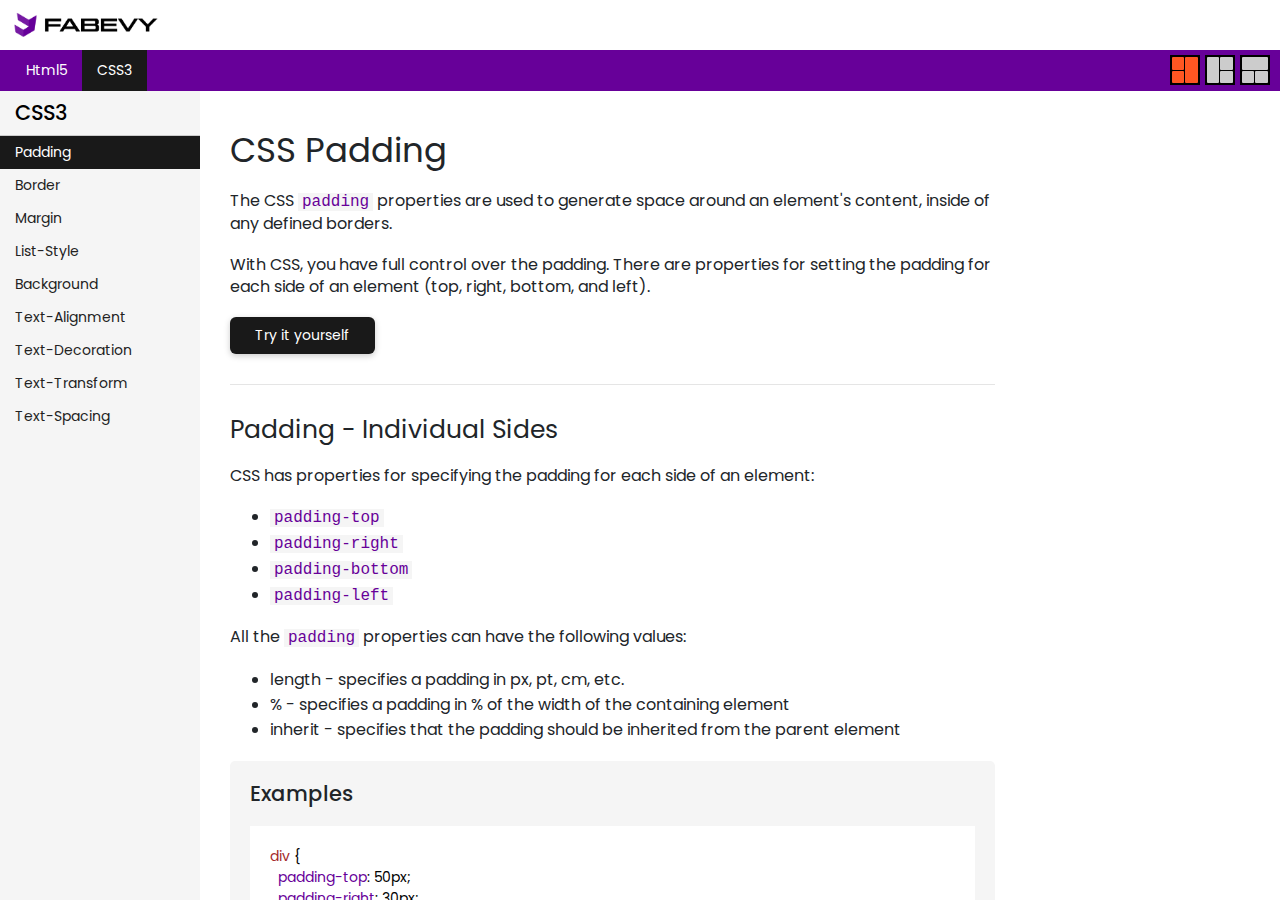
<file: index.html>
<!DOCTYPE html>
<html lang="en">
<head>
	<meta charset="UTF-8">
	<meta name="viewport" content="width=device-width, initial-scale=1.0">
	<title>Fabtuts</title>
	<!-- Fonts ---->
    <link rel="preconnect" href="https://fonts.googleapis.com">
    <link rel="preconnect" href="https://fonts.gstatic.com" crossorigin>
	<link href="https://fonts.googleapis.com/css2?family=Poppins:ital,wght@0,100;0,200;0,300;0,400;0,500;0,600;0,700;0,800;0,900;1,100;1,200;1,300;1,400;1,500;1,600;1,700;1,800;1,900&display=swap" rel="stylesheet">

	<!-- Page style --->
	<link rel="stylesheet" href="css/font-awesome.min.css">
	<link rel="stylesheet" href="css/bootstrap.min.css">
	<link rel="stylesheet" href="css/custom.css">
	<link rel="stylesheet" href="css/styles.css">
	<link rel="stylesheet" href="css/demo.css">

</head>
<body>
	<!------- Top Header --------->
	<header class="top-header">
		<div class="top-info">
			<div class="container-fluid">
				<div class="row">
					<div class="col-sm-2 logo">
						<a href="index.html"><img src="images/fabevy-logo-landscape.png" alt=""></a>
					</div>
				</div>
			</div>
		</div>
		<div class="top-navebar">
			<div class="container-fluid d-flex justify-content-between align-items-center">
				<ul class="navbar-menu">
					<li><a href="#" >Html5</a></li>
					<li><a href="#" class="active">CSS3</a></li>
					<!-- <li><a href="#">JavaScript</a></li> -->
				</ul>
				<div class="view-mode">
					<div class="view-btn active" data-btn="viewOne">
						<span>
							<span></span>
							<span></span>
						</span>
						<span></span>
					</div>
					<div class="view-btn" data-btn="viewTwo">
						<span>
							<span></span>
							<span></span>
						</span>
						<span></span>
						
					</div>
					<div class="view-btn" " data-btn="viewThree">
						<span>
							<span></span>
							<span></span>
						</span>
						<span></span>
					</div>

				</div>
			</div>
			

		</div>
	</header>
	<!------- Top Header Ends --------->

	<!------- main section --------->
	<section class="main">
		<!-- Side bar section -->
		<div class="side-bar-section">
			<h2>CSS3</h2>
			<ul class="side-nav">
				<!-- <li><a class="csslist nav-active" href="#padding">Padding</a></li>
				<li><a class="csslist" href="#border">Border</a></li>
				<li><a class="csslist" href="#margin">Margin</a></li> -->
			</ul>
		</div>
		<!-- Side bar section end -->

		<!-------- Code container section ------->
		<div id="main" class="show-main">
			<div id="css-info">
				
			</div>
		</div>
		
		
		<div class="code-container" id="code-container">
			<!-- Css properties info --->
			

			<!-- Css code editor --->
			<div class="code-editor">

				<div class="html-code">
					<!-- <textarea id="htmlCodeEditor" placeholder="HTML Code" oninput="onLiveCode()"></textarea> -->
					<a href="#" class="btns viewdetails" id="viewdetails"><i class="fa fa-arrow-left" aria-hidden="true"></i> View Details</a>
					<div class="html-tags" id="htmlCodeEditor">
						<div class="elements-list" id="htmlview">
							
						</div>
					</div>
				</div>
				<div class="css-code">
					<!-- <textarea id="cssCodeEditor" placeholder="Css Code" oninput="onLiveCode()"></textarea> -->
					<div class="css-properties">
						<ul id="css-property-seclection">
							<li class="css-dropdown" >
								<span id="css-option-tag"></span> Properties <i class="fa fa-angle-down" aria-hidden="true"></i>
								<ul class="css-dropdown-nav" id="css-dropdown-nav">
									
								</ul>
							</li>
						</ul>
					</div>
					<p><span id="selector" style="color: brown;"></span> &#123;</p>
					<div id="cssProperties">
						
					</div>
					<p>&#125;</p>
				</div>
				<!-- <div class="cssCode">
					<textarea id="jsCodeEditor" placeholder="JS Code" oninput="onLiveCode()"></textarea>
				</div> -->
			</div>
			
			<div class="show-code-output" id="outputtag">
				<!-- <iframe id="codeOutPut"></iframe> -->
				
			</div>
			
		</div>
		<!------- Code container section End -------->
	</section>
	<!------- main section Ends--------->




	


<script type="text/javascript" src="js/jquery.min.js"></script>
<script type="text/javascript" src="js/bootstrap.bundle.min.js"></script>
<script type="text/javascript" src="js/css.js"></script>
<script type="text/javascript" src="js/css-content.js"></script>
<script type="text/javascript" src="js/main.js"></script>
<script type="text/javascript" src="js/script.js"></script>

</body>
</html>
</file>
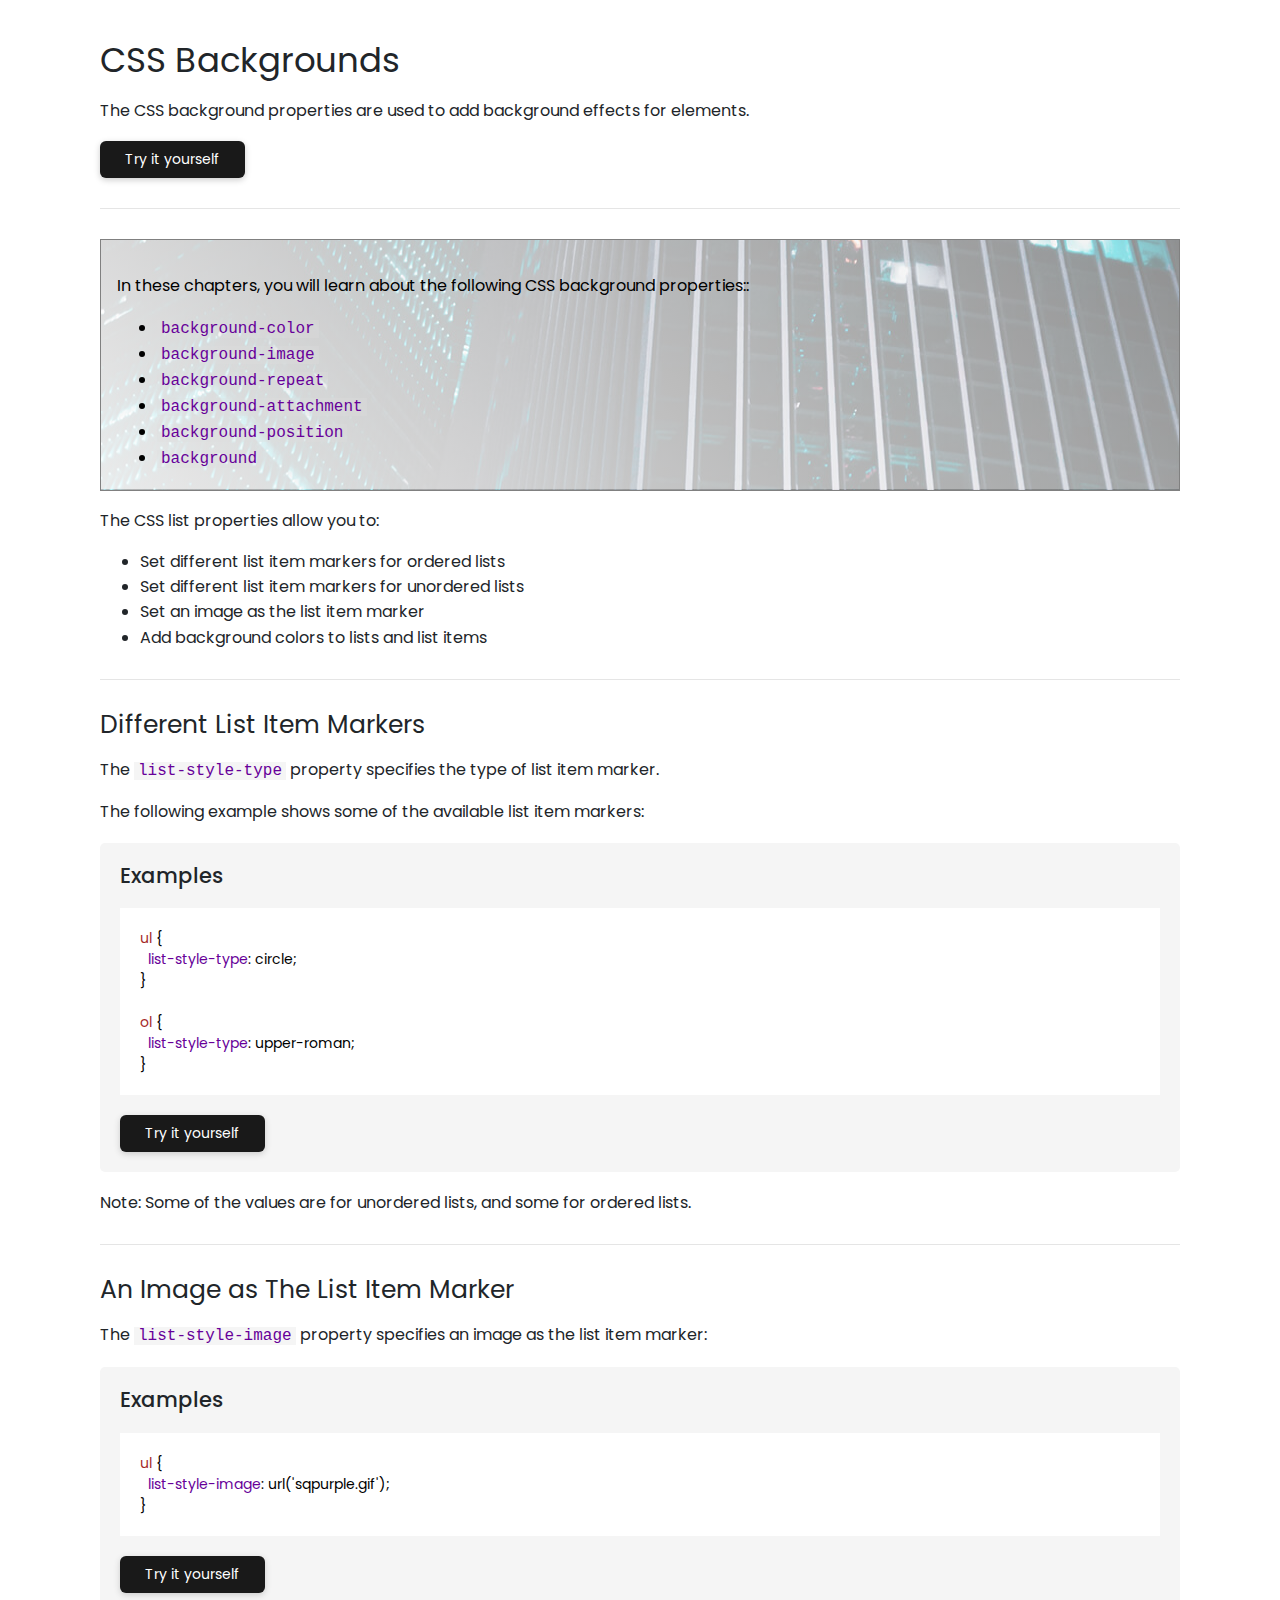
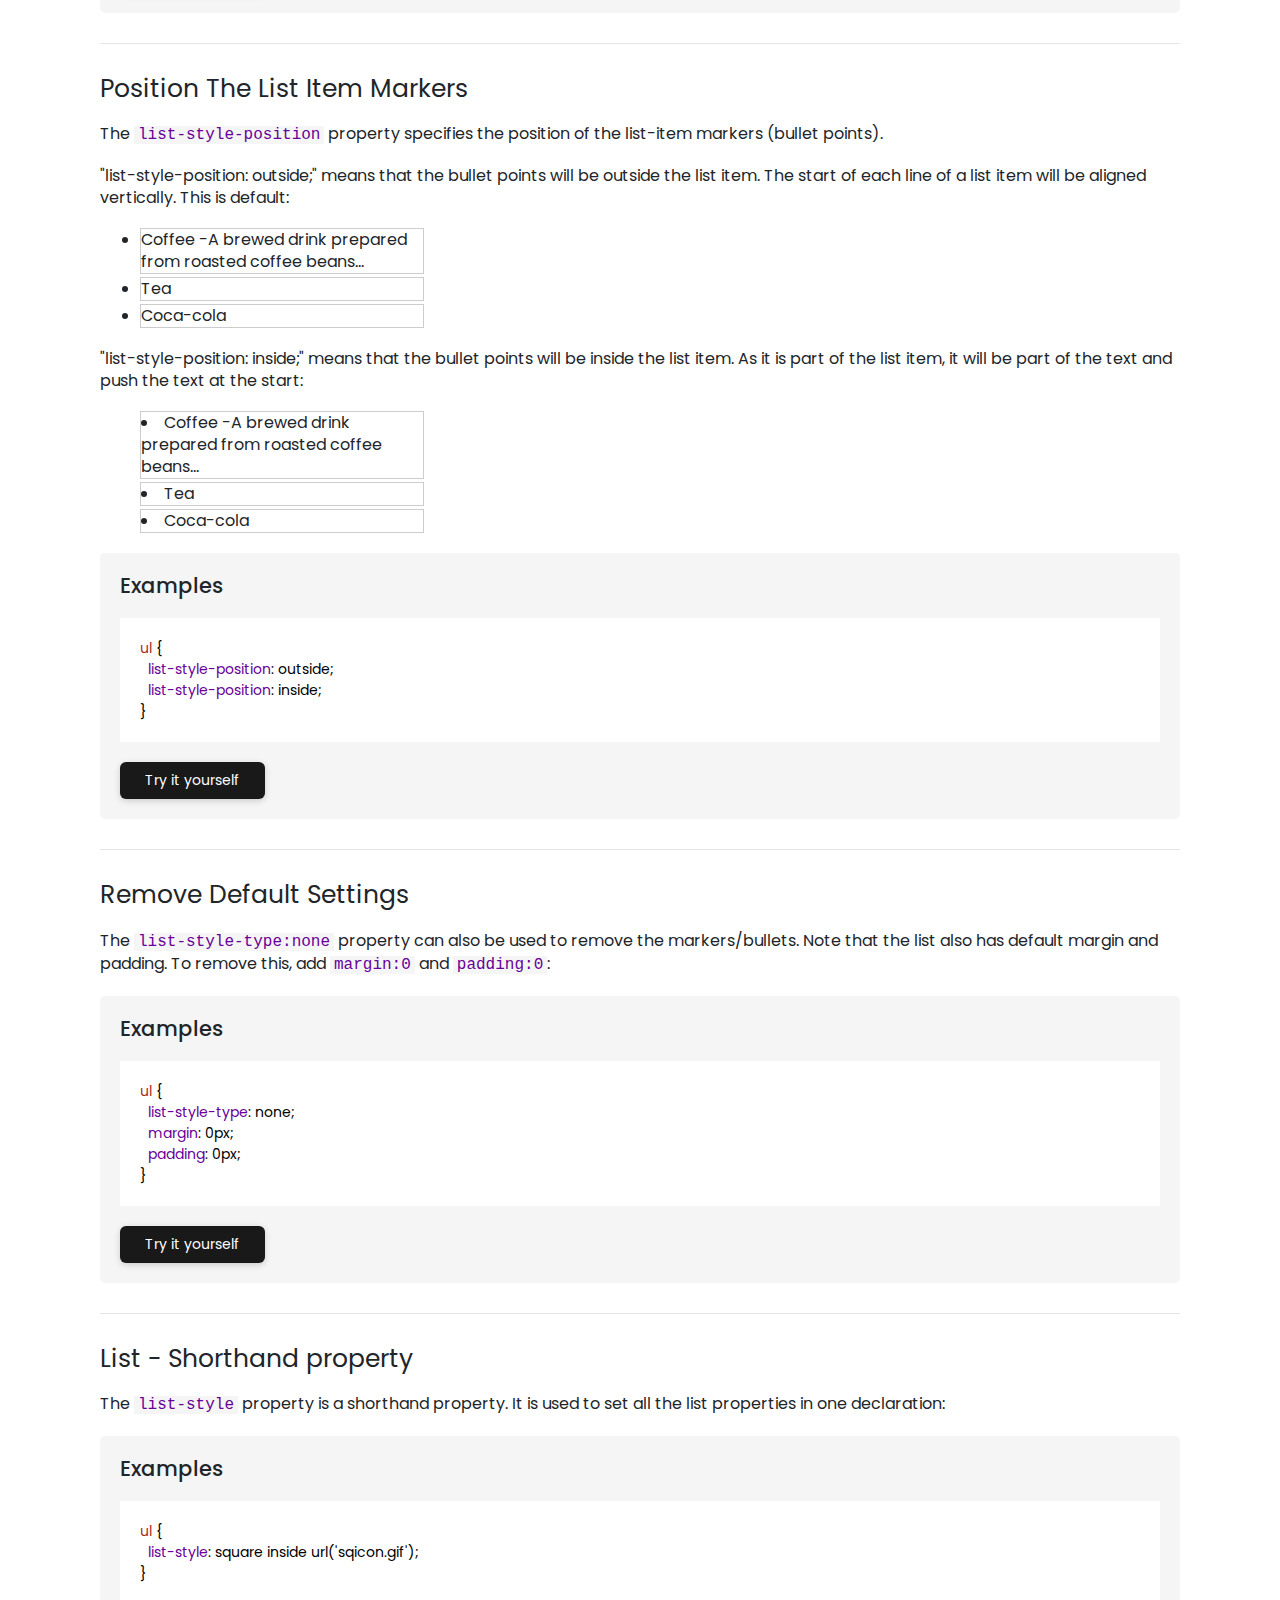
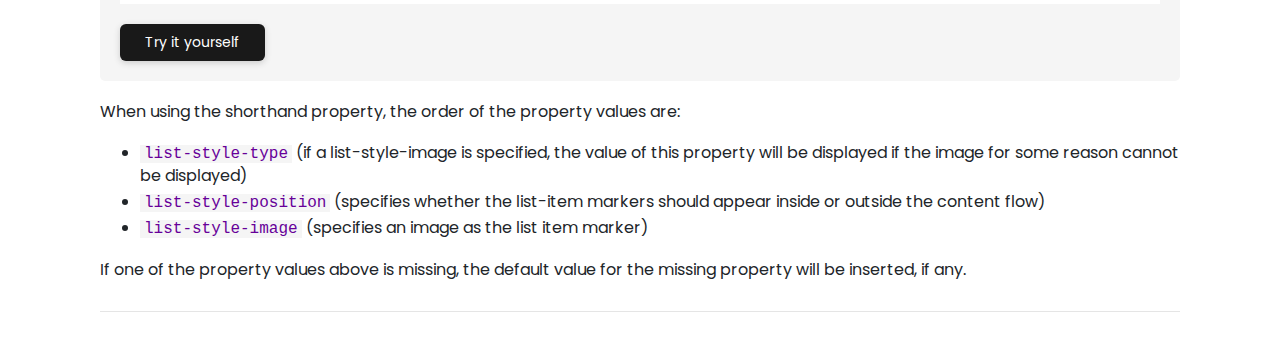
<file: sample.html>
<!DOCTYPE html>
<html>
<head>
	<meta charset="UTF-8">
	<meta name="viewport" content="width=device-width, initial-scale=1.0">
	<title>Fabtuts</title>
	<!-- Fonts ---->
    <link rel="preconnect" href="https://fonts.googleapis.com">
    <link rel="preconnect" href="https://fonts.gstatic.com" crossorigin>
	<link href="https://fonts.googleapis.com/css2?family=Poppins:ital,wght@0,100;0,200;0,300;0,400;0,500;0,600;0,700;0,800;0,900;1,100;1,200;1,300;1,400;1,500;1,600;1,700;1,800;1,900&display=swap" rel="stylesheet">

	<!-- Page style --->
	<link rel="stylesheet" href="css/font-awesome.min.css">
	<link rel="stylesheet" href="css/bootstrap.min.css">
	<link rel="stylesheet" href="css/custom.css">
	<link rel="stylesheet" href="css/styles.css">
	<link rel="stylesheet" href="css/demo.css">
</head>
<body>	

	<div class="container show-main" id="main" >
		<h1>CSS Backgrounds</h1>
		<p>The CSS background properties are used to add background effects for elements.</p>
		<a href="#" class='btns tryit '>Try it yourself</a>
		<hr>
		<div style="color:#000;width:100%;border:1px solid gray;padding:16px;background:#e1efbb no-repeat center; background-image: linear-gradient(45deg, rgb(253 253 253 / 92%), rgb(255 255 255 / 53%)), url(images/background.jpg);">
			<p>In these chapters, you will learn about the following CSS background properties::</p>
			<ul>
				<li><span class="fb-props-color">background-color</span> </li>
				<li><span class="fb-props-color">background-image</span></li>
				<li><span class="fb-props-color">background-repeat</span></li>
				<li><span class="fb-props-color">background-attachment</span></li>
				<li><span class="fb-props-color">background-position</span></li>
				<li><span class="fb-props-color">background</span></li>
			</ul>
		</div>
		

		<p>The CSS list properties allow you to:</p>
		<ul>
			<li>Set different list item markers for ordered lists</li>
			<li>Set different list item markers for unordered lists</li>
			<li>Set an image as the list item marker</li>
			<li>Add background colors to lists and list items</li>
		</ul>

		<hr>

		<h2>Different List Item Markers</h2>
		<p>The <span class="fb-props-color">list-style-type</span> property specifies the type of list item marker.</p>
		<p>The following example shows some of the available list item markers:</p>

		<div class="css-example">
			<h4>Examples</h4>
			<div class="fb-code">
				<span class="css-selectorcolor" style="color:brown">
			  		ul <span class="css-delimitercolor" style="color:black">{</span>
			  			<span class="css-propertycolor" style="color:var(--primary-color);">
			  				<br>
			  				&nbsp;&nbsp;list-style-type<span class="css-propertyvaluecolor" style="color:black"><span class="css-delimitercolor" style="color:black">:</span> circle<span class="css-delimitercolor" style="color:black">;</span>
			  				</span>
			  				<br>
						</span>
						<span class="css-delimitercolor" style="color:black">}</span> 
				</span>
				<br><br>
				<span class="css-selectorcolor" style="color:brown">
			  		ol <span class="css-delimitercolor" style="color:black">{</span>
			  			<span class="css-propertycolor" style="color:var(--primary-color);">
			  				<br>
			  				&nbsp;&nbsp;list-style-type<span class="css-propertyvaluecolor" style="color:black"><span class="css-delimitercolor" style="color:black">:</span> upper-roman<span class="css-delimitercolor" style="color:black">;</span>
			  				</span>
			  				<br>
						</span>
						<span class="css-delimitercolor" style="color:black">}</span> 
				</span>
			</div>
			<a href="#" class='btns tryit '>Try it yourself</a>
		</div>
		<p>Note: Some of the values are for unordered lists, and some for ordered lists.</p>
		<hr>
		<h2>An Image as The List Item Marker</h2>
		<p>The <span class="fb-props-color">list-style-image</span> property specifies an image as the list item marker:</p>
		<div class="css-example">
			<h4>Examples</h4>
			<div class="fb-code">
				<span class="css-selectorcolor" style="color:brown">
			  		ul <span class="css-delimitercolor" style="color:black">{</span>
			  			<span class="css-propertycolor" style="color:var(--primary-color);">
			  				<br>
			  				&nbsp;&nbsp;list-style-image<span class="css-propertyvaluecolor" style="color:black"><span class="css-delimitercolor" style="color:black">:</span> url('sqpurple.gif')<span class="css-delimitercolor" style="color:black">;</span>
			  				</span>
			  				<br>
						</span>
						<span class="css-delimitercolor" style="color:black">}</span> 
				</span>
				
			</div>
			<a href="#" class='btns tryit '>Try it yourself</a>
		</div>
		<hr>
		<h2>Position The List Item Markers</h2>
		<p>The <span class="fb-props-color">list-style-position</span> property specifies the position of the list-item markers (bullet points).</p>
		<p>"list-style-position: outside;" means that the bullet points will be outside the list item. The start of each line of a list item will be aligned vertically. This is default:</p>
		<ul style="list-style-position:outside;width:30%;">
			<li style="border:solid 1px #ccc;">Coffee -A brewed drink prepared from roasted coffee beans...</li>
			<li style="border:solid 1px #ccc;">Tea</li>
			<li style="border:solid 1px #ccc;">Coca-cola</li>
		</ul>
		<p>"list-style-position: inside;" means that the bullet points will be inside the list item. As it is part of the list item, it will be part of the text and push the text at the start:</p>
		<ul style="list-style-position:inside;width:30%;">
			<li style="border:solid 1px #ccc;">Coffee -A brewed drink prepared from roasted coffee beans...</li>
			<li style="border:solid 1px #ccc;">Tea</li>
			<li style="border:solid 1px #ccc;">Coca-cola</li>
		</ul>

		<div class="css-example">
			<h4>Examples</h4>
			<div class="fb-code">
				<span class="css-selectorcolor" style="color:brown">
			  		ul <span class="css-delimitercolor" style="color:black">{</span>
			  			<span class="css-propertycolor" style="color:var(--primary-color);">
			  				<br>
			  				&nbsp;&nbsp;list-style-position<span class="css-propertyvaluecolor" style="color:black"><span class="css-delimitercolor" style="color:black">:</span> outside<span class="css-delimitercolor" style="color:black">;</span>
			  				</span>
			  				<br>
			  				&nbsp;&nbsp;list-style-position<span class="css-propertyvaluecolor" style="color:black"><span class="css-delimitercolor" style="color:black">:</span> inside<span class="css-delimitercolor" style="color:black">;</span>
			  				</span>
			  				<br>
						</span>
						<span class="css-delimitercolor" style="color:black">}</span> 
				</span>
				
			</div>
			<a href="#" class='btns tryit '>Try it yourself</a>
		</div>
		<hr>

		<h2>Remove Default Settings</h2>
		<p>The <span class="fb-props-color">list-style-type:none</span> property can also be used to remove the markers/bullets. Note that the list also has default margin and padding. To remove this, add <span class="fb-props-color">margin:0</span> and <span class="fb-props-color">padding:0</span>:</p>
		<div class="css-example">
			<h4>Examples</h4>
			<div class="fb-code">
				<span class="css-selectorcolor" style="color:brown">
			  		ul <span class="css-delimitercolor" style="color:black">{</span>
			  			<span class="css-propertycolor" style="color:var(--primary-color);">
			  				<br>
			  				&nbsp;&nbsp;list-style-type<span class="css-propertyvaluecolor" style="color:black"><span class="css-delimitercolor" style="color:black">:</span> none<span class="css-delimitercolor" style="color:black">;</span>
			  				</span>
			  				<br>
			  				&nbsp;&nbsp;margin<span class="css-propertyvaluecolor" style="color:black"><span class="css-delimitercolor" style="color:black">:</span> 0px<span class="css-delimitercolor" style="color:black">;</span>
			  				</span>
			  				<br>
			  				&nbsp;&nbsp;padding<span class="css-propertyvaluecolor" style="color:black"><span class="css-delimitercolor" style="color:black">:</span> 0px<span class="css-delimitercolor" style="color:black">;</span>
			  				</span>
			  				<br>
						</span>
						<span class="css-delimitercolor" style="color:black">}</span> 
				</span>
				
			</div>
			<a href="#" class='btns tryit '>Try it yourself</a>
		</div>

		<hr>
		<h2>List - Shorthand property</h2>
		<p>The <span class="fb-props-color">list-style</span> property is a shorthand property. It is used to set all the list properties in one declaration:</p>

		<div class="css-example">
			<h4>Examples</h4>
			<div class="fb-code">
				<span class="css-selectorcolor" style="color:brown">
			  		ul <span class="css-delimitercolor" style="color:black">{</span>
			  			<span class="css-propertycolor" style="color:var(--primary-color);">
			  				<br>
			  				&nbsp;&nbsp;list-style<span class="css-propertyvaluecolor" style="color:black"><span class="css-delimitercolor" style="color:black">:</span> square inside url('sqicon.gif')<span class="css-delimitercolor" style="color:black">;</span>
			  				</span>
			  				<br>
						</span>
						<span class="css-delimitercolor" style="color:black">}</span> 
				</span>
				
			</div>
			<a href="#" class='btns tryit '>Try it yourself</a>
		</div>
		<p>When using the shorthand property, the order of the property values are:</p>
		<ul>
			<li><span class="fb-props-color">list-style-type</span> (if a list-style-image is specified, the value of this property will be displayed if the image for some reason cannot be displayed)</li>
			<li><span class="fb-props-color">list-style-position</span> (specifies whether the list-item markers should appear inside or outside the content flow)</li>
			<li><span class="fb-props-color">list-style-image</span> (specifies an image as the list item marker)</li>

		</ul>
		<p>If one of the property values above is missing, the default value for the missing property will be inserted, if any.</p>

		<hr>

	</div>

	



</body>
</html>
</file>
<file: css/custom.css>
/* ----- Padding ----- */
.p-0{
	padding: 0px !important;
}
.p-l-0{
	padding-left: 0px !important;
}
.p-r-0{
	padding-right: 0px !important;
}
.p-t-0{
	padding-top: 0px !important;
}
.p-b-0{
	padding-bottom: 0px !important;
}

/* ------ margin ------ */
.m-0{
	margin: 0px !important;
}
.m-l-0{
	margin-left: 0px !important;
}
.m-r-0{
	margin-right: 0px !important;
}
.m-t-0{
	margin-top: 0px !important;
}
.m-b-0{
	margin-bottom: 0px !important;
}
</file>
<file: css/styles.css>
:root{
	--primary-color:#670099;
	--secondry-color:#191919;
}
html{
	font-size: 14px;
}

body{
	font-family: "Poppins", sans-serif;
	font-size: 1rem;
}
a{
	font-size: 1em;
}
p{
	margin-bottom: 0.3em;
}
ul, ol{
	margin: 0;
	padding: 0;
	list-style-type: none;
}

/* ----- Flex direction ----- */
.flex-dr-row{
	flex-direction: row !important;
}
.flex-dr-row-reverse{
	flex-direction: row-reverse !important;
}

.flex-dr-column{
	flex-direction: column !important;
}
.flex-dr-column-reverse{
	flex-direction: column-reverse !important;
}


/* ---- Header style ----- */
.top-header{
	position: fixed;
	top: 0;
	left: 0;
	width: 100%;
	height: auto;
	background-color: #fff;

}
.top-info{
	background-color: #fff;
	padding: 10px 0;
}
.logo a{
	display: block;
}
.logo a img{
	width: 150px;
	height: auto;
	display: block;
}
.top-navebar{
	background-color: var(--primary-color);
	/*background-image: linear-gradient(to right, #761aa3, var(--primary-color));*/
}
.top-navebar .navbar-menu {
	display: flex;

}
.navbar-menu li{
	/*display: inline-block;*/
}
.navbar-menu li > a{
	display: block;
	color: #fff;
	text-decoration: none;
	padding: 10px 15px;
	position: relative;
	transition: all 0.3s ease;
}
/*.navbar-menu li > a:after{
	content: "";
	position: absolute;
	bottom: -9px;
    left: 50%;
    width: 0;
    height: 0;
    background-color: transparent;
    border-left: 10px solid transparent;
    border-right: 10px solid transparent;
    border-top: 10px solid var(--secondry-color);
    transform: translateX(-50%);
    opacity: 0;
    visibility: hidden;
    transform: all 0.3s ease;
}*/
.navbar-menu li > a:hover{
	background-color: var(--secondry-color);
	color: #fff;
}
/*.navbar-menu li > a:hover:after{
	opacity: 1;
	visibility: visible;
}*/
.navbar-menu li > a.active{
	color: #fff;
	background-color: var(--secondry-color);
}
/*.navbar-menu li > a.active:after{
	content: "";
	position: absolute;
    bottom: -9px;
    left: 50%;
    width: 0;
    height: 0;
    background-color: transparent;
    border-left: 10px solid transparent;
    border-right: 10px solid transparent;
    border-top: 10px solid var(--secondry-color);
    transform: translateX(-50%);
    opacity: 1;
    visibility: visible;
}*/


.view-mode{
	display: flex;
}
.view-mode .view-btn{
	display: flex;
	justify-content: space-between;
	 height: 30px;
    width: 30px;
    background: #000;
    margin: 0 0px 0 5px;
    padding: 2px;
    cursor: pointer;
}
.view-btn >span{
	border-radius: 1px;
	width: 47%;
	display: flex;
    flex-direction: column;
    justify-content: space-between;
}
.view-btn > span > span{
	background-color: #ccc;
	height: 48%;
	border-radius: 1px;
}
.view-btn > span:last-child{
	background-color: #ccc;
}

.view-btn:nth-child(2){
	flex-direction: row-reverse;
}
.view-btn:nth-child(3){
	flex-direction: column-reverse;

}
.view-btn:nth-child(3) > span{
	width: 100%;
    height: 48%;
    flex-direction: row;
}
.view-btn:nth-child(3) > span > span{
	height: 100%;
    width: 48%;
}

.view-btn.active > span:last-child{
	background-color: #ff5722;
}
.view-btn.active > span > span{
	background-color: #ff5722;
}

/* ------------- Main section ----------- */
.main{
	display: flex;
	padding: 90px 0px 0px 0px;
	height: 100vh;
    overflow: hidden;
}
/* ------------- Side bar style -------- */
.side-bar-section{
	background-color: #f5f5f5;
	overflow: hidden;
	overflow-y: auto;
	width: 200px;
	flex: 0 0 auto;
}
.side-bar-section h2{
    font-size: 1.5em;
    padding: 10px 15px;
    border-bottom: solid 1px #ccc;
    color: #000;
    margin: 0;
}
.side-nav li > a{
	display: block;
	text-decoration: none;
	color: #222;
	padding: 6px 15px;
	transition: all 0.3s ease;
	text-transform: capitalize;
}
.side-nav li > a:hover{
	color: #fff;
	background-color: var(--secondry-color);
}
.side-nav li > a.active{
	color: #fff;
	background-color: var(--secondry-color);
}


.code-container{
	flex-grow: 1;
	display: none;
	position: relative;
	overflow: hidden;
}
.code-container.show-code{
	display: flex;
}
.code-editor {
	width: 50%;
	display: flex;
    flex-direction: column;
    flex: 0 0 auto;
    border-left:solid 1px #ccc;
}
.code-container.flex-dr-column-reverse .code-editor{
	flex-direction: row;
	width: 100%;
	height: 50%;
	border-top: solid 1px #ccc;
}
.code-container.flex-dr-column-reverse .show-code-output{
	width: 100%;
	height: 50%;
}
.code-container.flex-dr-column-reverse .code-editor .html-code{
	height: auto;
    width: 50%;
}
.code-container.flex-dr-column-reverse .code-editor .css-code{
	height: auto;
    width: 50%;
    border-top: 0;
    border-left: solid 1px #ccc;
}
#main{
	display: none;
	flex-grow: 1;
    padding: 20px 30px;
    overflow: hidden;
    overflow-y: auto;
}
#main.show-main{
	display: block;
}
#css-info{
	width: 75%;
}
#main h1{
	font-size: 34px;
	font-weight: 400;
	margin-top: 20px;
}
#main h2{
	font-size: 25px;
	font-weight: 400;
	margin-top: 20px;
}
#main p, #main ul li{
	font-size: 16px;
	line-height: 22px;
	margin-top: 1.2em;
    margin-bottom: 1.2em;
}
#main ul li{
	margin-top: 0.2em;
    margin-bottom: 0.2em;
}
#main hr{
	background-color: #999;
	margin: 30px 0;
}
.fb-props-color{
	background-color: rgba(222,222,222,0.3);
	padding-left: 4px;
    padding-right: 4px;
    color: var(--primary-color);
    font-family: Consolas,Menlo,"courier new",monospace;
}

.css-example{
	background: #f5f5f5;
    border-radius: 5px;
    padding: 20px;
    margin: 20px 0;
}
.fb-code{
	background: #fff;
    /*box-shadow: 0 0 5px #ccc;*/
    padding: 20px;
    /*border-left: solid 5px var(--primary-color);*/
    margin: 20px 0;
}
#main ul{
	list-style: disc;
    padding: 0 0 0 40px;
}
#main ul li ul{
	list-style: circle;

}
#main ul li ul li{
	list-style: none;
	font-size: 14px;
	position: relative;
}
#main ul li ul li::after{
    content: "->";
    position: absolute;
    left: -22px;
    top: 1px;

}
.btns{
	text-decoration: none;
    color: #fff;
    background: var(--secondry-color);
    display: inline-block;
    padding: 8px 25px;
    border-radius: 6px;
    box-shadow: 0px 2px 6px #ccc;
}

.btns:hover{
	color: #fff;
	opacity: 0.9;
}
.html-code{
	position: relative;
	padding: 50px 15px 10px;
	height: 50%;
	overflow: hidden;
	overflow-y: auto;
}
.viewdetails{
	position: absolute;
    top: 5px;
    right: -110px;
    border-radius: 0;
    padding-left: 12px;
    /*background: transparent;
    color: #000;*/
    border: solid 1px #ccc;
    box-shadow: none;
    transition: all 0.5s ease;
}
.viewdetails i{
	margin: 0 10px 0 0;
}
.viewdetails:hover{
	right: 0;
	/*color: #000;*/
}
.css-code{
	padding: 10px 15px;
	height: 50%;
	border-top: solid 1px #ccc;
	overflow: hidden;
    overflow-y: auto;
}

.html-code textarea,
.css-code textarea{
	display: block;
	width: 100%;
    resize: none;
    border: 0;
    border-bottom: solid 1px #ccc;
    padding: 10px;
}
#cssProperties{
	padding: 0 0 0 30px;
}
.html-code textarea:focus,
.css-code textarea:focus{
	outline: 0;
}
.css-properties{
	position: sticky;
	top: 0;
	display: flex;
    justify-content: flex-end;
}
#css-property-seclection{
	 border-radius: 5px;
}
.css-dropdown{
	position: relative;
    border: solid 1px #ccc;
    padding: 10px 15px;
    color: #fff;
    background-color: #000;
    min-width: 240px;
    cursor: pointer;
    border-radius: 5px;
}
.css-dropdown > i{
	position: absolute;
    top: 14px;
    right: 15px;
    font-size: 16px;
}
.css-dropdown-nav{
	display: none;
	position: absolute;
    right: 0;
    top: 100%;
    width: 100%;
    background: #fff;
    box-shadow: 0 0 5px #ccc;
    border-radius: 5px;
    padding: 5px;
    overflow: hidden;
    overflow-y: auto;
    max-height: 198px;
}
/* width */
.css-dropdown-nav::-webkit-scrollbar {
  width: 5px;
}

/* Track */
.css-dropdown-nav::-webkit-scrollbar-track {
  background: #f1f1f1;
}

/* Handle */
.css-dropdown-nav::-webkit-scrollbar-thumb {
  background: var(--primary-color);
}

/* Handle on hover */
.css-dropdown-nav::-webkit-scrollbar-thumb:hover {
  opacity: 0.8;
}
.css-dropdown-nav.active{
	display: block;
}
.css-dropdown-nav > li{
	position: relative;
	padding: 5px 10px;
    border-bottom: solid 1px #eee;
    cursor: pointer;
    transition: all 0.3s ease;
    color: #000;
}
.css-dropdown-nav > li:last-child{
	border-bottom: 0;
}
.css-dropdown-nav > li:after{
	content: "\f00c";
    font-family: FontAwesome;
    font-style: normal;
    font-weight: normal;
    text-decoration: inherit;
/*--adjust as necessary--*/
    color: #fff;
    font-size: 16px;
    padding-right: 0;
    position: absolute;
    top: 4px;
    right: 8px;
}

.css-dropdown-nav > li:hover{
	color: #222;
	background-color: #eee;
	
}
.css-dropdown-nav > li.active{
	color: #fff;
	background-color: var(--primary-color);

}
.css-dropdown-nav > li.active:after{
	opacity: 1;
	visibility: visible;
}

.props-list{
	display: flex;
	padding-bottom: 10px;
	align-items: center;
}
.props-list .cssval{
	padding-left: 8px;
	/*flex-grow: 1;*/
	display: flex;
}
.props-list .cssval input.css-inpt,
.props-list .cssval select.css-select{
	width: 90px;
    height: 30px;
    border: solid 1px #ccc !important;
    margin-right: 12px;
    padding: 5px 8px;
    border-radius: 5px;
    background-color: rgb(238 238 238 / 41%);
}

.props-list .cssval select.css-select{
	min-width: 140px;
}

.show-code-output{
	width: 50%;
	border-left: solid 1px #ccc;
	padding: 10px 15px;
	overflow: auto;
    flex: 0 0 auto;
}
#codeOutPut{
	width: 100%;
	height: 100%;
}
/*.demo-tags{
	display: none;
}
.demo-tags.active{
	display: block;
}*/

.csskey{
	color: var(--primary-color);
}
</file>
<file: css/demo.css>
.code-mirror{

}
.code-mirror .fb-tag{
	color: brown/*#170*/;
	display: inline-block;
	    line-height: 22px;
}
.code-mirror .fb-bracket{
	color: mediumblue/*#997*/;
	font-size: 22px;
    transform: translateY(4px);
    display: inline-block;
}

.padding-demo{
	border:solid 2px #00bcd4;
	color: #000;
}
.border-demo{
	padding: 10px;
}
.margin-demo{
	border:solid 2px #00bcd4;
	color: #000;
	padding: 10px;
}
.background-demo{
	height: 400px;
}
</file>
